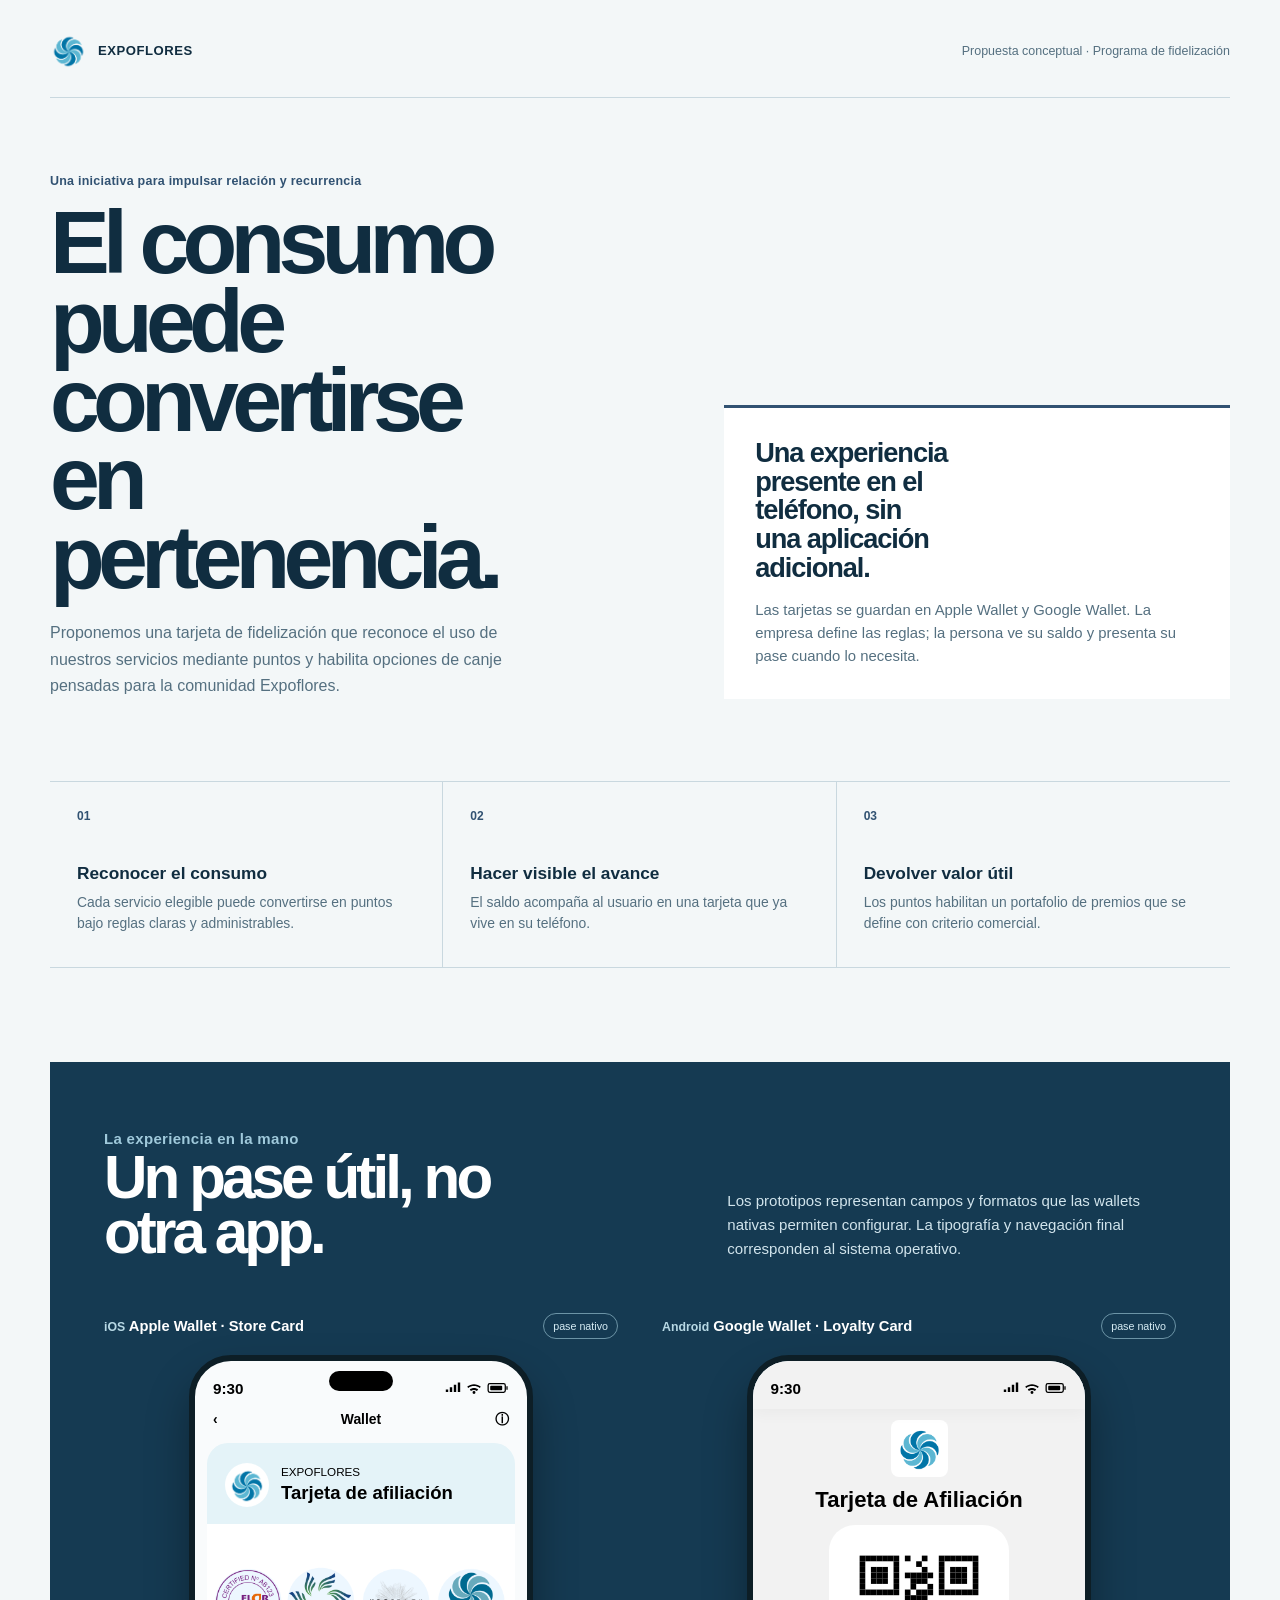
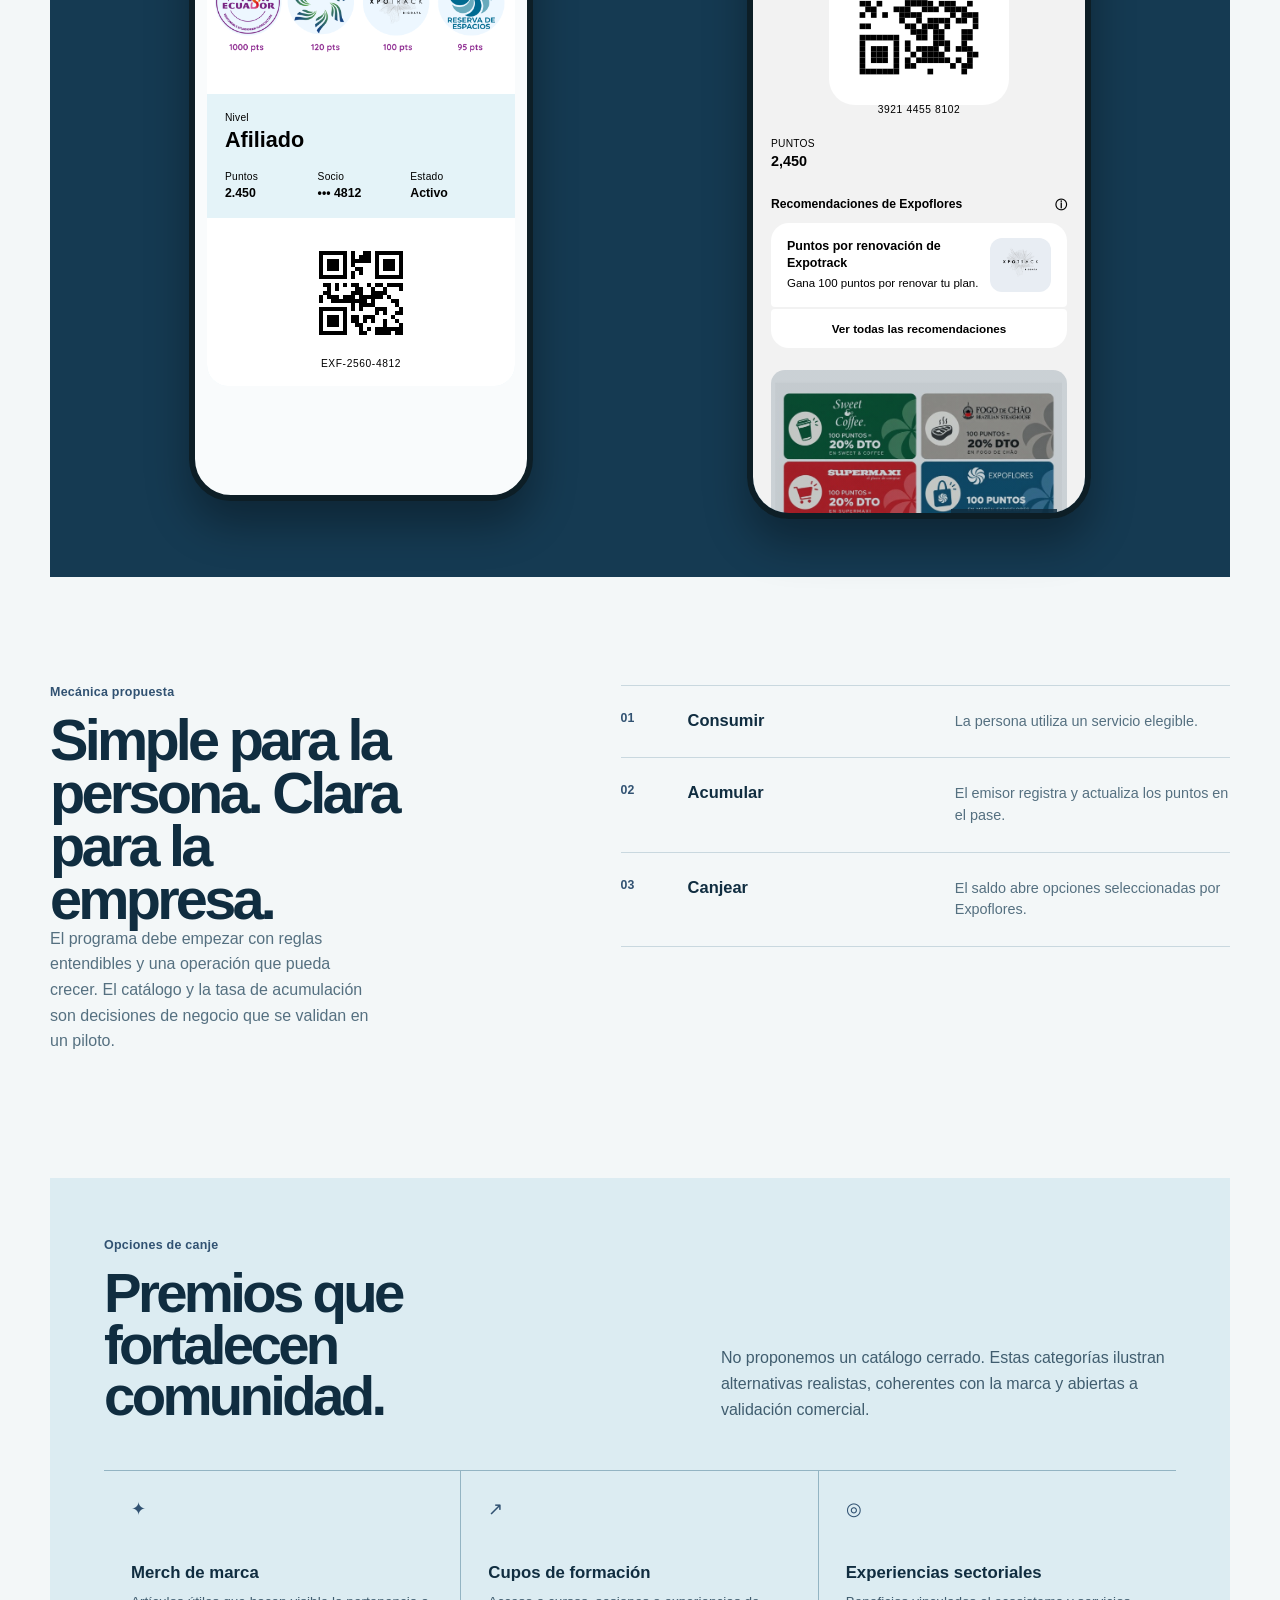
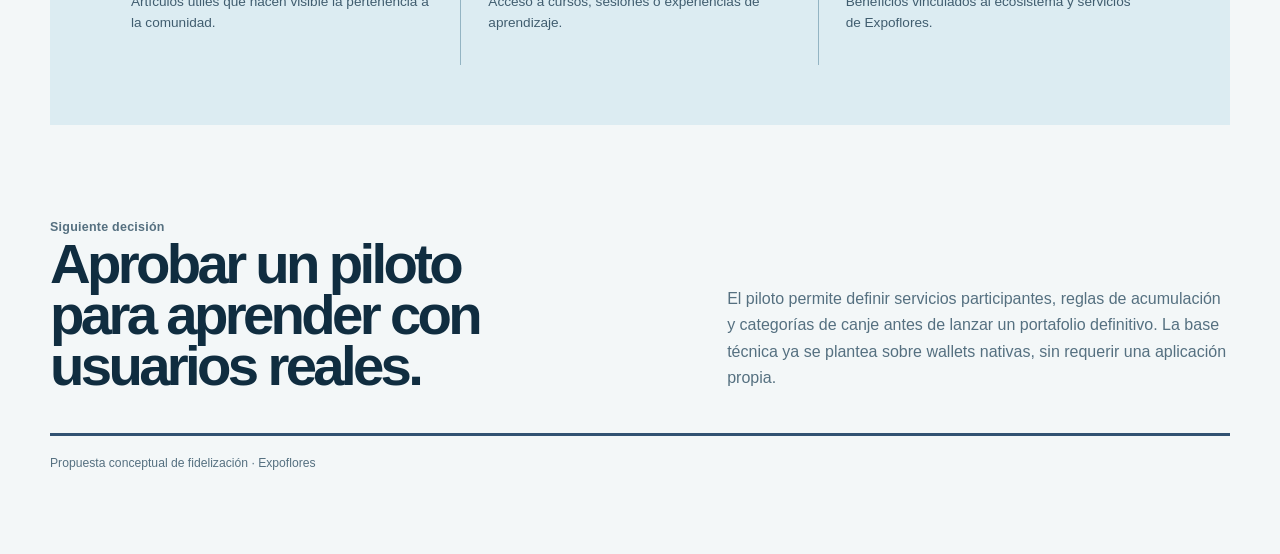
<file: index.html>
<!doctype html>
<html lang="es">
<head>
<meta charset="UTF-8"><meta name="viewport" content="width=device-width,initial-scale=1.0">
<title>Expoflores · Programa de fidelización</title>
<style>
:root{--ink:#102d40;--muted:#557080;--line:#c9d8df;--paper:#fff;--mist:#f3f7f8;--blue:#315272;--deep:#153a52;--sky:#dcecf2;font-family:Inter,"Segoe UI",Arial,sans-serif;color:var(--ink)}*{box-sizing:border-box}body{margin:0;background:var(--mist)}h1,h2,h3,p{margin-top:0}.site{width:min(1180px,calc(100% - 36px));margin:auto;padding:32px 0 84px}.masthead{display:flex;justify-content:space-between;align-items:center;padding-bottom:28px;border-bottom:1px solid var(--line)}.brand{display:flex;gap:11px;align-items:center;font-size:.82rem;font-weight:700;letter-spacing:.04em}.brand img{width:37px;height:37px;object-fit:contain}.masthead p{margin:0;color:var(--muted);font-size:.78rem}.eyebrow{margin-bottom:15px;color:var(--blue);font-size:.78rem;font-weight:700;letter-spacing:.02em}
.hero{display:grid;grid-template-columns:1.1fr .9fr;gap:56px;align-items:end;padding:76px 0 82px}.hero h1{max-width:10ch;margin-bottom:23px;font-size:clamp(3.5rem,7vw,6.8rem);line-height:.88;letter-spacing:-.075em}.hero-copy>p:last-child{max-width:55ch;margin:0;color:var(--muted);line-height:1.65}.brief{padding:31px;border-top:3px solid var(--blue);background:var(--paper)}.brief strong{display:block;max-width:13ch;margin-bottom:17px;font-size:1.7rem;line-height:1.05;letter-spacing:-.04em}.brief p{margin:0;color:var(--muted);font-size:.93rem;line-height:1.55}
.principles{display:grid;grid-template-columns:repeat(3,1fr);border-top:1px solid var(--line);border-bottom:1px solid var(--line)}.principles article{min-height:185px;padding:27px;border-right:1px solid var(--line)}.principles article:last-child{border:0}.principles span{display:block;margin-bottom:40px;color:var(--blue);font-size:.75rem;font-weight:700}.principles h2{margin-bottom:8px;font-size:1.08rem}.principles p{margin:0;color:var(--muted);font-size:.87rem;line-height:1.5}
.wallet-stage{margin-top:94px;padding:65px 54px 58px;background:var(--deep);color:#fff}.stage-head{display:grid;grid-template-columns:1fr .78fr;gap:48px;align-items:end;margin-bottom:52px}.stage-head .eyebrow{color:#9fc9db}.stage-head h2{max-width:12ch;margin:0;font-size:clamp(2.5rem,4.7vw,4.7rem);line-height:.91;letter-spacing:-.065em}.stage-head p{margin:0;color:#d1e4ec;font-size:.94rem;line-height:1.6}.wallet-grid{display:grid;grid-template-columns:repeat(2,minmax(0,1fr));gap:44px}.wallet-label{display:flex;justify-content:space-between;align-items:center;margin-bottom:16px}.wallet-label span{color:#b8d9e5;font-size:.77rem;font-weight:700}.wallet-label strong{font-size:.92rem}.wallet-label em{padding:6px 9px;border:1px solid #6c94a6;border-radius:999px;color:#d7edf5;font-size:.67rem;font-style:normal}
.phone{width:min(100%,344px);margin:auto;overflow:hidden;border:6px solid #0d1e26;border-radius:42px;background:#f9fbfc;box-shadow:0 24px 44px #0005}.phone--apple{height:746px}.phone--google{height:764px;overflow-y:auto;scrollbar-width:none}.phone--google::-webkit-scrollbar{display:none}.status{position:relative;display:flex;justify-content:space-between;align-items:center;min-height:48px;padding:15px 18px 8px;color:#000;font-size:.82rem;font-weight:700}.status time{font-size:.95rem}.icons{display:flex;gap:5px;align-items:center}.icons svg{width:16px;height:12px;fill:currentColor}.icons svg:last-child{width:22px}.island{position:absolute;top:10px;left:50%;width:64px;height:20px;border-radius:999px;background:#000;transform:translateX(-50%)}
.apple-nav{display:grid;grid-template-columns:1fr auto 1fr;padding:2px 18px 14px;color:#000;font-size:.87rem;font-weight:600}.apple-nav span:last-child{text-align:right}.pass{margin:0 12px;overflow:hidden;border-radius:21px;background:#e4f3f8;color:#000}.identity{display:flex;gap:12px;align-items:center;padding:20px 18px 17px}.identity img{width:44px;height:44px;padding:3px;border-radius:50%;background:#fff;object-fit:contain}.identity p{margin:0 0 4px;font-size:.73rem}.identity h3{margin:0;font-size:1.16rem}.band{padding:12px 18px;background:#c7e2eb;font-size:.71rem;font-weight:650;letter-spacing:.05em}.main-field{padding:18px}.label{display:block;font-size:.64rem;font-weight:500;letter-spacing:.02em}.main-field strong{display:block;margin-top:4px;font-size:1.35rem}.fields{display:grid;grid-template-columns:1fr 1fr 1.05fr;gap:10px;padding:0 18px 18px}.fields strong,.points strong,.account strong{display:block;margin-top:4px;font-size:.77rem;font-weight:650}.qr-wrap{display:grid;justify-items:center;padding:17px;background:#fff}.qr-wrap p,.qr-area p{margin:7px 0 0;font-size:.64rem;letter-spacing:.06em}.qr{display:grid;place-items:center;background:#fff}.qr svg{width:100%;height:100%;display:block}.qr--apple{width:116px;height:116px}.apple-note{margin:14px 18px;padding:16px;border:1px solid #d7e3e7;border-radius:13px;background:#fff;color:#000}.apple-note strong{font-size:.82rem}.apple-note p{margin:4px 0 0;font-size:.76rem;line-height:1.45}
.google-status{position:sticky;top:0;z-index:5;background:#f2f2f2;box-shadow:0 6px 13px #00000008}.google-pass{padding:11px 18px 18px;background:#f2f2f2;color:#000}.google-title{display:grid;justify-items:center;gap:10px;text-align:center}.google-title img{width:57px;height:57px;padding:4px;border-radius:8px;background:#fff;object-fit:contain}.google-title h3{margin:0;font-size:1.38rem}.qr-area{display:grid;justify-items:center;padding:20px 0 15px}.qr--google{width:164px;height:164px;border-radius:18px;box-shadow:0 0 0 8px #fff}.points{padding:8px 0 15px}.points strong{font-size:.9rem}.recs{margin:0 -18px;padding:13px 18px 8px}.module-title{display:flex;justify-content:space-between;margin-bottom:9px;font-size:.76rem;font-weight:650}.rec{display:flex;gap:11px;align-items:center;padding:15px 16px;border-radius:18px 18px 4px 4px;background:#fff}.rec>div{flex:1}.rec strong{display:block;font-size:.78rem;line-height:1.3}.rec p{margin:5px 0 0;font-size:.72rem;line-height:1.35}.rec img{width:61px;height:54px;padding:5px;border-radius:12px;background:#e8edf3;object-fit:contain}.more{margin:2px 0 0;padding:13px;border-radius:4px 4px 18px 18px;background:#fff;text-align:center;font-size:.73rem;font-weight:600}.account{margin-top:16px;overflow:hidden;border:1px solid #d5dce0;border-radius:14px;background:#fff}.account div{padding:11px 13px}.account div+div{border-top:1px solid #d5dce0}
.framework{display:grid;grid-template-columns:.9fr 1.1fr;gap:72px;margin:108px 0}.framework h2{max-width:11ch;margin:0;font-size:clamp(2.45rem,4.5vw,4.25rem);line-height:.92;letter-spacing:-.065em}.framework-copy>p:last-child{max-width:36ch;color:var(--muted);line-height:1.6}.flow{border-top:1px solid var(--line)}.flow article{display:grid;grid-template-columns:50px 1fr 1.1fr;gap:17px;padding:25px 0;border-bottom:1px solid var(--line)}.flow span{color:var(--blue);font-size:.77rem;font-weight:700}.flow h3{margin:0;font-size:1.03rem}.flow p{margin:0;color:var(--muted);font-size:.9rem;line-height:1.5}
.rewards{padding:60px 54px;background:var(--sky)}.rewards-head{display:grid;grid-template-columns:1fr .8fr;gap:48px;align-items:end;margin-bottom:48px}.rewards h2{max-width:12ch;margin:0;font-size:clamp(2.4rem,4.4vw,4.2rem);line-height:.92;letter-spacing:-.065em}.rewards-head>p{margin:0;color:#405d6f;line-height:1.6}.reward-grid{display:grid;grid-template-columns:repeat(3,1fr);border-top:1px solid #93b4c3}.reward-grid article{min-height:194px;padding:27px;border-right:1px solid #93b4c3}.reward-grid article:last-child{border:0}.reward-grid span{display:block;margin-bottom:43px;color:var(--blue);font-size:1.15rem}.reward-grid h3{margin-bottom:9px;font-size:1.05rem}.reward-grid p{margin:0;color:#405d6f;font-size:.85rem;line-height:1.5}.decision{display:grid;grid-template-columns:1fr .82fr;gap:64px;align-items:end;margin-top:92px;padding:0 0 42px;border-bottom:3px solid var(--blue)}.decision h2{max-width:14ch;margin:0;font-size:clamp(2.5rem,4.4vw,4.4rem);line-height:.91;letter-spacing:-.065em}.decision p{margin:0;color:var(--muted);line-height:1.65}.footer{padding-top:20px;color:var(--muted);font-size:.76rem}
@media(max-width:820px){.site{width:min(100% - 24px,620px);padding-top:22px}.masthead p{display:none}.hero,.stage-head,.framework,.rewards-head,.decision{grid-template-columns:1fr;gap:28px}.hero{padding:54px 0}.principles,.wallet-grid,.reward-grid{grid-template-columns:1fr}.principles article,.reward-grid article{min-height:auto;border-right:0;border-bottom:1px solid var(--line)}.principles article:last-child,.reward-grid article:last-child{border-bottom:0}.principles span,.reward-grid span{margin-bottom:18px}.wallet-stage{margin-top:64px;padding:38px 20px}.stage-head{margin-bottom:36px}.wallet-grid{gap:48px}.framework{margin:72px 0}.flow article{grid-template-columns:34px 1fr;gap:10px}.flow p{grid-column:2}.rewards{margin:0 -12px;padding:42px 24px}.decision{margin-top:70px}.phone--apple{height:724px}.phone--google{height:742px}}
</style><style>
.promo-strip{position:relative;display:flex;align-items:flex-end;min-height:94px;padding:9px 12px;overflow:hidden;background-color:#eef4f6;background-image:linear-gradient(#102d402d,#102d402d),url("assets/beneficios-apple.png");background-position:center;background-size:contain;background-repeat:no-repeat;color:#fff}.promo-strip span{position:relative;padding:5px 7px;background:#102d40d9;font-size:.58rem;font-weight:700;letter-spacing:.06em}.google-benefits{position:relative;height:170px;margin:14px 0 0;overflow:hidden;border-radius:14px;background:linear-gradient(#102d4038,#102d4038),url("assets/beneficios-ejemplo.png") center/cover no-repeat}.google-benefits span{position:absolute;right:10px;bottom:10px;padding:5px 7px;background:#102d40d9;color:#fff;font-size:.61rem;font-weight:700;letter-spacing:.04em}
</style><style>
.promo-strip{height:170px;min-height:0;padding:0;background:#fff url("assets/beneficios-apple.png") center/contain no-repeat}.promo-strip span{display:none}
</style></head>
<body><main class="site">
<header class="masthead"><div class="brand"><img src="assets/expoflores-symbol.png" alt="Expoflores"><span>EXPOFLORES</span></div><p>Propuesta conceptual · Programa de fidelización</p></header>
<section class="hero"><div class="hero-copy"><p class="eyebrow">Una iniciativa para impulsar relación y recurrencia</p><h1>El consumo puede convertirse en pertenencia.</h1><p>Proponemos una tarjeta de fidelización que reconoce el uso de nuestros servicios mediante puntos y habilita opciones de canje pensadas para la comunidad Expoflores.</p></div><aside class="brief"><strong>Una experiencia presente en el teléfono, sin una aplicación adicional.</strong><p>Las tarjetas se guardan en Apple Wallet y Google Wallet. La empresa define las reglas; la persona ve su saldo y presenta su pase cuando lo necesita.</p></aside></section>
<section class="principles"><article><span>01</span><h2>Reconocer el consumo</h2><p>Cada servicio elegible puede convertirse en puntos bajo reglas claras y administrables.</p></article><article><span>02</span><h2>Hacer visible el avance</h2><p>El saldo acompaña al usuario en una tarjeta que ya vive en su teléfono.</p></article><article><span>03</span><h2>Devolver valor útil</h2><p>Los puntos habilitan un portafolio de premios que se define con criterio comercial.</p></article></section>
<section class="wallet-stage"><header class="stage-head"><div><p class="eyebrow">La experiencia en la mano</p><h2>Un pase útil, no otra app.</h2></div><p>Los prototipos representan campos y formatos que las wallets nativas permiten configurar. La tipografía y navegación final corresponden al sistema operativo.</p></header><div class="wallet-grid">
<article><div class="wallet-label"><div><span>iOS</span><strong> Apple Wallet · Store Card</strong></div><em>pase nativo</em></div><div class="phone phone--apple"><div class="status"><time datetime="09:30">9:30</time><span class="island"></span><span class="icons"><svg viewBox="0 0 20 14"><path d="M1 12h3V9H1v3Zm5 0h3V6H6v6Zm5 0h3V3h-3v9Zm5 0h3V0h-3v12Z"/></svg><svg viewBox="0 0 18 14"><path d="M1 5.5C5.5 1.5 12.5 1.5 17 5.5l-1.4 1.6c-3.7-3.1-9.5-3.1-13.2 0L1 5.5Zm3.1 3.3c2.8-2.4 7-2.4 9.8 0l-1.5 1.6c-2-1.6-5-1.6-7 0L4.1 8.8ZM9 14a1.7 1.7 0 1 0 0-3.4A1.7 1.7 0 0 0 9 14Z"/></svg><svg viewBox="0 0 25 14"><rect x="1" y="2" width="20" height="10" rx="2" fill="none" stroke="currentColor" stroke-width="1.5"/><path d="M23 5v4" fill="none" stroke="currentColor" stroke-width="1.5"/><rect x="3.4" y="4.4" width="14" height="5.2" rx="1"/></svg></span></div><div class="apple-nav"><span>‹</span><strong>Wallet</strong><span>ⓘ</span></div><section class="pass"><div class="identity"><img src="assets/expoflores-symbol.png" alt=""><div><p>EXPOFLORES</p><h3>Tarjeta de afiliación</h3></div></div><div class="promo-strip"><span>PROGRAMA DE FIDELIZACIÓN</span></div><div class="main-field"><span class="label">Nivel</span><strong>Afiliado</strong></div><div class="fields"><div><span class="label">Puntos</span><strong>2.450</strong></div><div><span class="label">Socio</span><strong>••• 4812</strong></div><div><span class="label">Estado</span><strong>Activo</strong></div></div><div class="qr-wrap"><div class="qr qr--apple" data-qr="EXF-2560-4812"></div><p>EXF-2560-4812</p></div></section></div></article>
<article><div class="wallet-label"><div><span>Android</span><strong> Google Wallet · Loyalty Card</strong></div><em>pase nativo</em></div><div class="phone phone--google"><div class="status google-status"><time datetime="09:30">9:30</time><span class="icons"><svg viewBox="0 0 20 14"><path d="M1 12h3V9H1v3Zm5 0h3V6H6v6Zm5 0h3V3h-3v9Zm5 0h3V0h-3v12Z"/></svg><svg viewBox="0 0 18 14"><path d="M1 5.5C5.5 1.5 12.5 1.5 17 5.5l-1.4 1.6c-3.7-3.1-9.5-3.1-13.2 0L1 5.5Zm3.1 3.3c2.8-2.4 7-2.4 9.8 0l-1.5 1.6c-2-1.6-5-1.6-7 0L4.1 8.8ZM9 14a1.7 1.7 0 1 0 0-3.4A1.7 1.7 0 0 0 9 14Z"/></svg><svg viewBox="0 0 25 14"><rect x="1" y="2" width="20" height="10" rx="2" fill="none" stroke="currentColor" stroke-width="1.5"/><path d="M23 5v4" fill="none" stroke="currentColor" stroke-width="1.5"/><rect x="3.4" y="4.4" width="14" height="5.2" rx="1"/></svg></span></div><section class="google-pass"><div class="google-title"><img src="assets/expoflores-symbol.png" alt="Expoflores"><h3>Tarjeta de Afiliación</h3></div><div class="qr-area"><div class="qr qr--google" data-qr="EXP-2560-884210"></div><p>3921 4455 8102</p></div><div class="points"><span class="label">PUNTOS</span><strong>2,450</strong></div><section class="recs"><div class="module-title"><strong>Recomendaciones de Expoflores</strong><span>ⓘ</span></div><div class="rec"><div><strong>Puntos por renovación de Expotrack</strong><p>Gana 100 puntos por renovar tu plan.</p></div><img src="assets/xpotrack-logo.png" alt="X Potrack Big Data"></div><p class="more">Ver todas las recomendaciones</p></section><div class="google-benefits" role="img" aria-label="Ejemplos de beneficios canjeables por puntos"><span>Ejemplos de canje</span></div><div class="account"><div><span class="label">Nombre de miembro</span><strong>Alex Morgan</strong></div><div><span class="label">ID de miembro</span><strong>EXF-884210</strong></div><div><span class="label">Estado</span><strong>Beneficios activos</strong></div></div></section></div></article>
</div></section>
<section class="framework"><div class="framework-copy"><p class="eyebrow">Mecánica propuesta</p><h2>Simple para la persona. Clara para la empresa.</h2><p>El programa debe empezar con reglas entendibles y una operación que pueda crecer. El catálogo y la tasa de acumulación son decisiones de negocio que se validan en un piloto.</p></div><div class="flow"><article><span>01</span><h3>Consumir</h3><p>La persona utiliza un servicio elegible.</p></article><article><span>02</span><h3>Acumular</h3><p>El emisor registra y actualiza los puntos en el pase.</p></article><article><span>03</span><h3>Canjear</h3><p>El saldo abre opciones seleccionadas por Expoflores.</p></article></div></section>
<section class="rewards"><header class="rewards-head"><div><p class="eyebrow">Opciones de canje</p><h2>Premios que fortalecen comunidad.</h2></div><p>No proponemos un catálogo cerrado. Estas categorías ilustran alternativas realistas, coherentes con la marca y abiertas a validación comercial.</p></header><div class="reward-grid"><article><span>✦</span><h3>Merch de marca</h3><p>Artículos útiles que hacen visible la pertenencia a la comunidad.</p></article><article><span>↗</span><h3>Cupos de formación</h3><p>Acceso a cursos, sesiones o experiencias de aprendizaje.</p></article><article><span>◎</span><h3>Experiencias sectoriales</h3><p>Beneficios vinculados al ecosistema y servicios de Expoflores.</p></article></div></section>
<section class="decision"><div><p class="eyebrow">Siguiente decisión</p><h2>Aprobar un piloto para aprender con usuarios reales.</h2></div><p>El piloto permite definir servicios participantes, reglas de acumulación y categorías de canje antes de lanzar un portafolio definitivo. La base técnica ya se plantea sobre wallets nativas, sin requerir una aplicación propia.</p></section><footer class="footer">Propuesta conceptual de fidelización · Expoflores</footer>
</main><script>
function qr(el){const n=21,m=Array.from({length:n},()=>Array(n).fill(0)),used=Array.from({length:n},()=>Array(n).fill(0)),seed=[...el.dataset.qr].reduce((a,c)=>((a*33)^c.charCodeAt(0))>>>0,5381);function finder(y,x){for(let r=-1;r<8;r++)for(let c=-1;c<8;c++){let Y=y+r,X=x+c;if(Y>=0&&Y<n&&X>=0&&X<n){used[Y][X]=1;m[Y][X]=r>=0&&r<=6&&c>=0&&c<=6&&(r==0||r==6||c==0||c==6||(r>=2&&r<=4&&c>=2&&c<=4))}}}finder(0,0);finder(0,14);finder(14,0);let v=seed;for(let y=0;y<n;y++)for(let x=0;x<n;x++){if(!used[y][x]){v=(v*1664525+1013904223)>>>0;m[y][x]=!!(v>>>31)}}const s=['<svg viewBox="0 0 29 29" role="img" aria-label="Código QR"><rect width="29" height="29" fill="white"/>'];for(let y=0;y<n;y++)for(let x=0;x<n;x++)if(m[y][x])s.push('<rect x="'+(x+4)+'" y="'+(y+4)+'" width="1" height="1"/>');s.push('</svg>');el.innerHTML=s.join('')}document.querySelectorAll('[data-qr]').forEach(qr);
</script></body></html>
</file>
